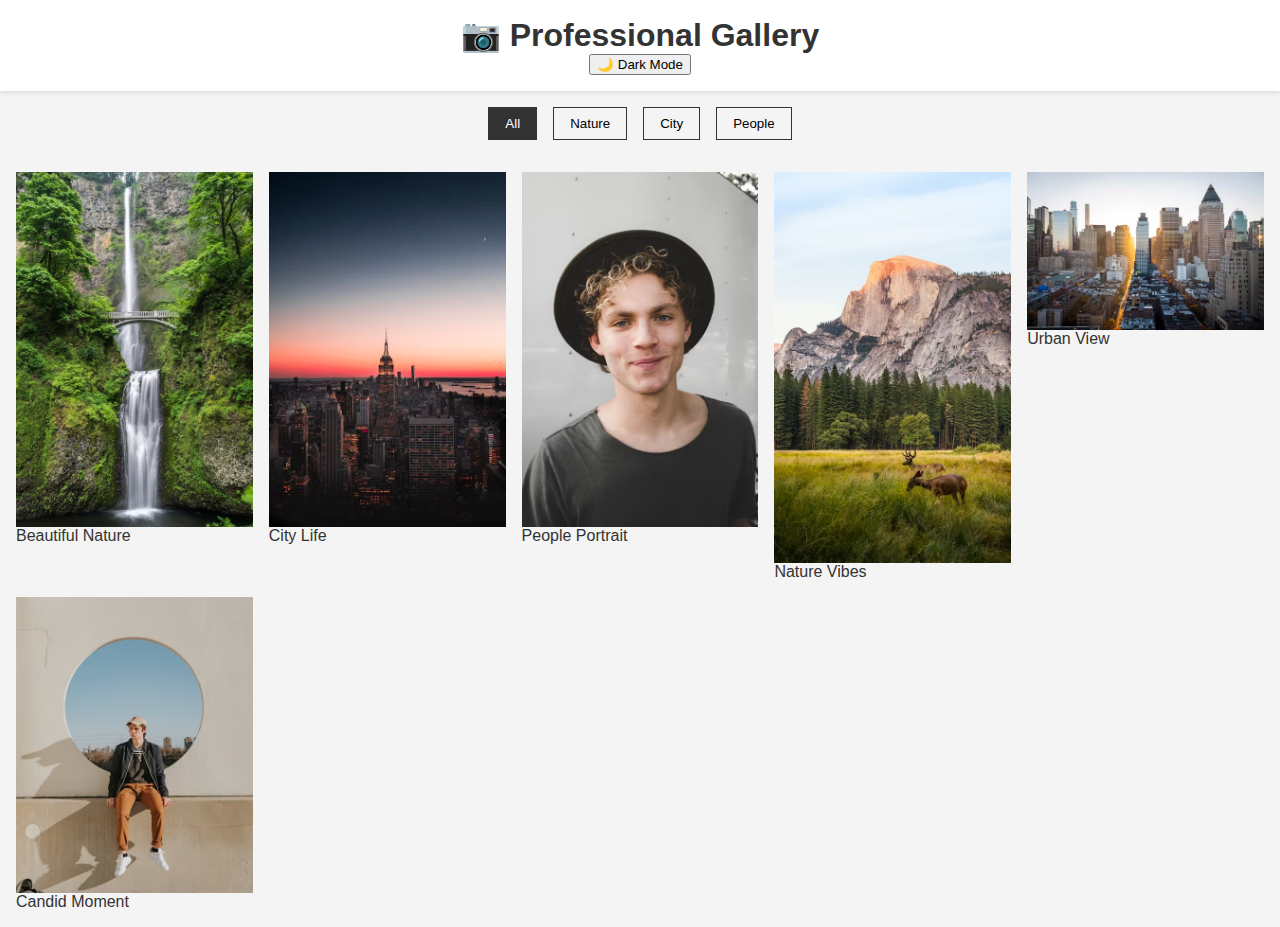
<file: Task-1/index.html>
<!DOCTYPE html>
<html lang="en">
<head>
  <meta charset="UTF-8" />
  <meta name="viewport" content="width=device-width, initial-scale=1.0"/>
  <title>Pro Image Gallery</title>
  <link rel="stylesheet" href="style.css" />
</head>
<body>

<header>
  <h1>📷 Professional Gallery</h1>
  <button id="theme-toggle">🌙 Dark Mode</button>
</header>

<section class="filters">
  <button class="active" data-filter="all">All</button>
  <button data-filter="nature">Nature</button>
  <button data-filter="city">City</button>
  <button data-filter="people">People</button>
</section>

<main>
  <figure data-category="nature">
    <img src="nature.avif" alt="Beautiful Nature">
    <figcaption>Beautiful Nature</figcaption>
  </figure>
  <figure data-category="city">
    <img src="city1.avif" alt="City Life">
    <figcaption>City Life</figcaption>
  </figure>
  <figure data-category="people">
    <img src="people1.avif" alt="People Portrait">
    <figcaption>People Portrait</figcaption>
  </figure>
  <figure data-category="nature">
    <img src="nature2.avif" alt="Nature Vibes">
    <figcaption>Nature Vibes</figcaption>
  </figure>
  <figure data-category="city">
    <img src="city2.avif" alt="Urban View">
    <figcaption>Urban View</figcaption>
  </figure>
  <figure data-category="people">
    <img src="people2.avif" alt="Candid Moment">
    <figcaption>Candid Moment</figcaption>
  </figure>
</main>

<div class="lightbox" id="lightbox">
  <img id="lightbox-img" alt="Preview" />
  <p id="lightbox-caption"></p>
  <div class="controls">
    <button id="prev">⟨ Prev</button>
    <button id="next">Next ⟩</button>
    <button id="close">✕ Close</button>
  </div>
</div>

<script src="script.js"></script>
</body>
</html>
</file>
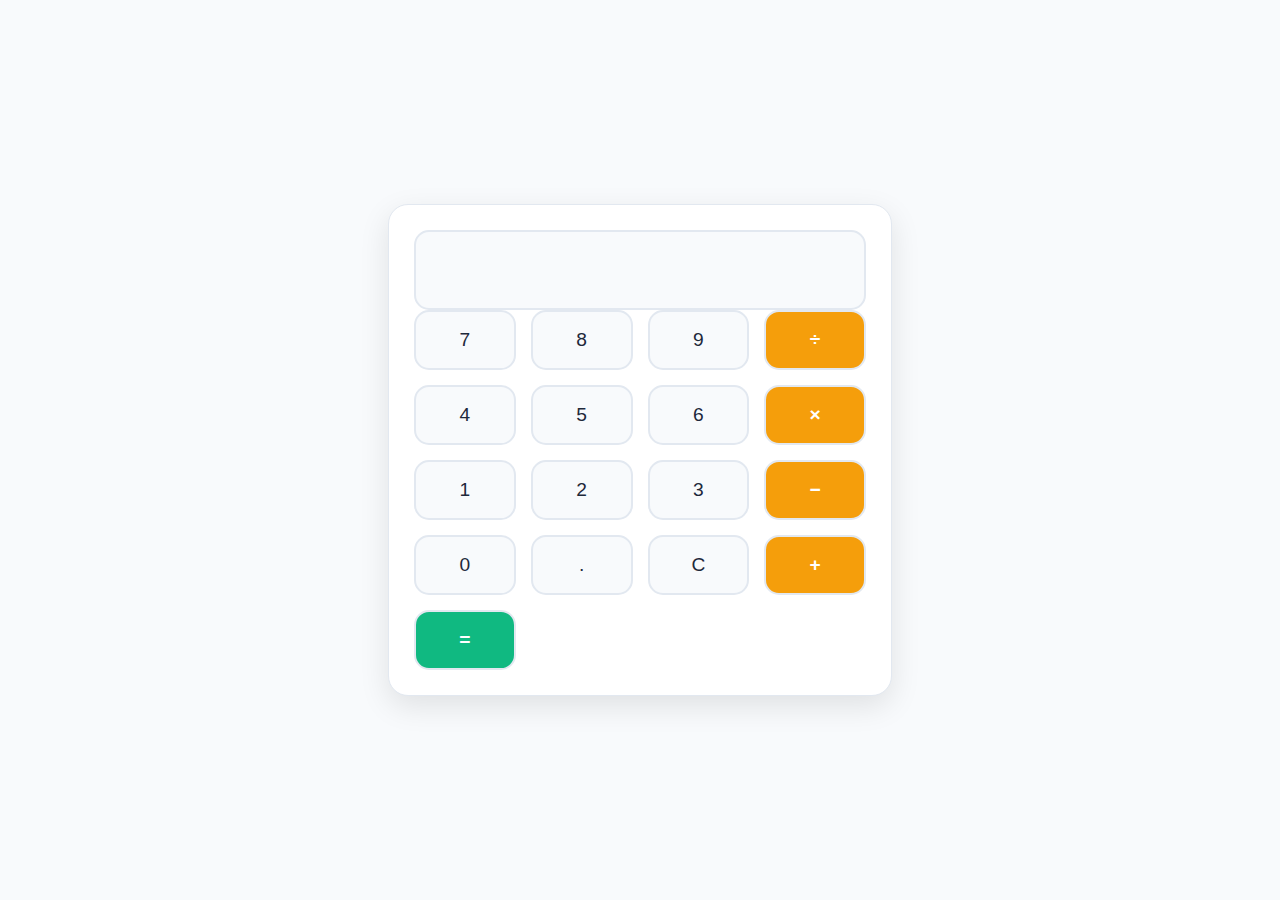
<file: Task-2/index.html>
<!DOCTYPE html>
<html lang="en">
<head>
<meta charset="UTF-8">
<meta name="viewport" content="width=device-width, initial-scale=1.0">
<title>Basic Calculator</title>
<link rel="stylesheet" href="style.css">
</head>
<body>

<div class="calculator">
  <input type="text" id="display" readonly>
  <div class="buttons">
    <button class="btn" data-value="7">7</button>
    <button class="btn" data-value="8">8</button>
    <button class="btn" data-value="9">9</button>
    <button class="btn operator" data-value="/">÷</button>

    <button class="btn" data-value="4">4</button>
    <button class="btn" data-value="5">5</button>
    <button class="btn" data-value="6">6</button>
    <button class="btn operator" data-value="*">×</button>

    <button class="btn" data-value="1">1</button>
    <button class="btn" data-value="2">2</button>
    <button class="btn" data-value="3">3</button>
    <button class="btn operator" data-value="-">−</button>

    <button class="btn" data-value="0">0</button>
    <button class="btn" data-value=".">.</button>
    <button class="btn" id="clear">C</button>
    <button class="btn operator" data-value="+">+</button>

    <button class="btn equal" id="equals">=</button>
  </div>
</div>

<script src="script.js"></script>
</body>
</html>
</file>
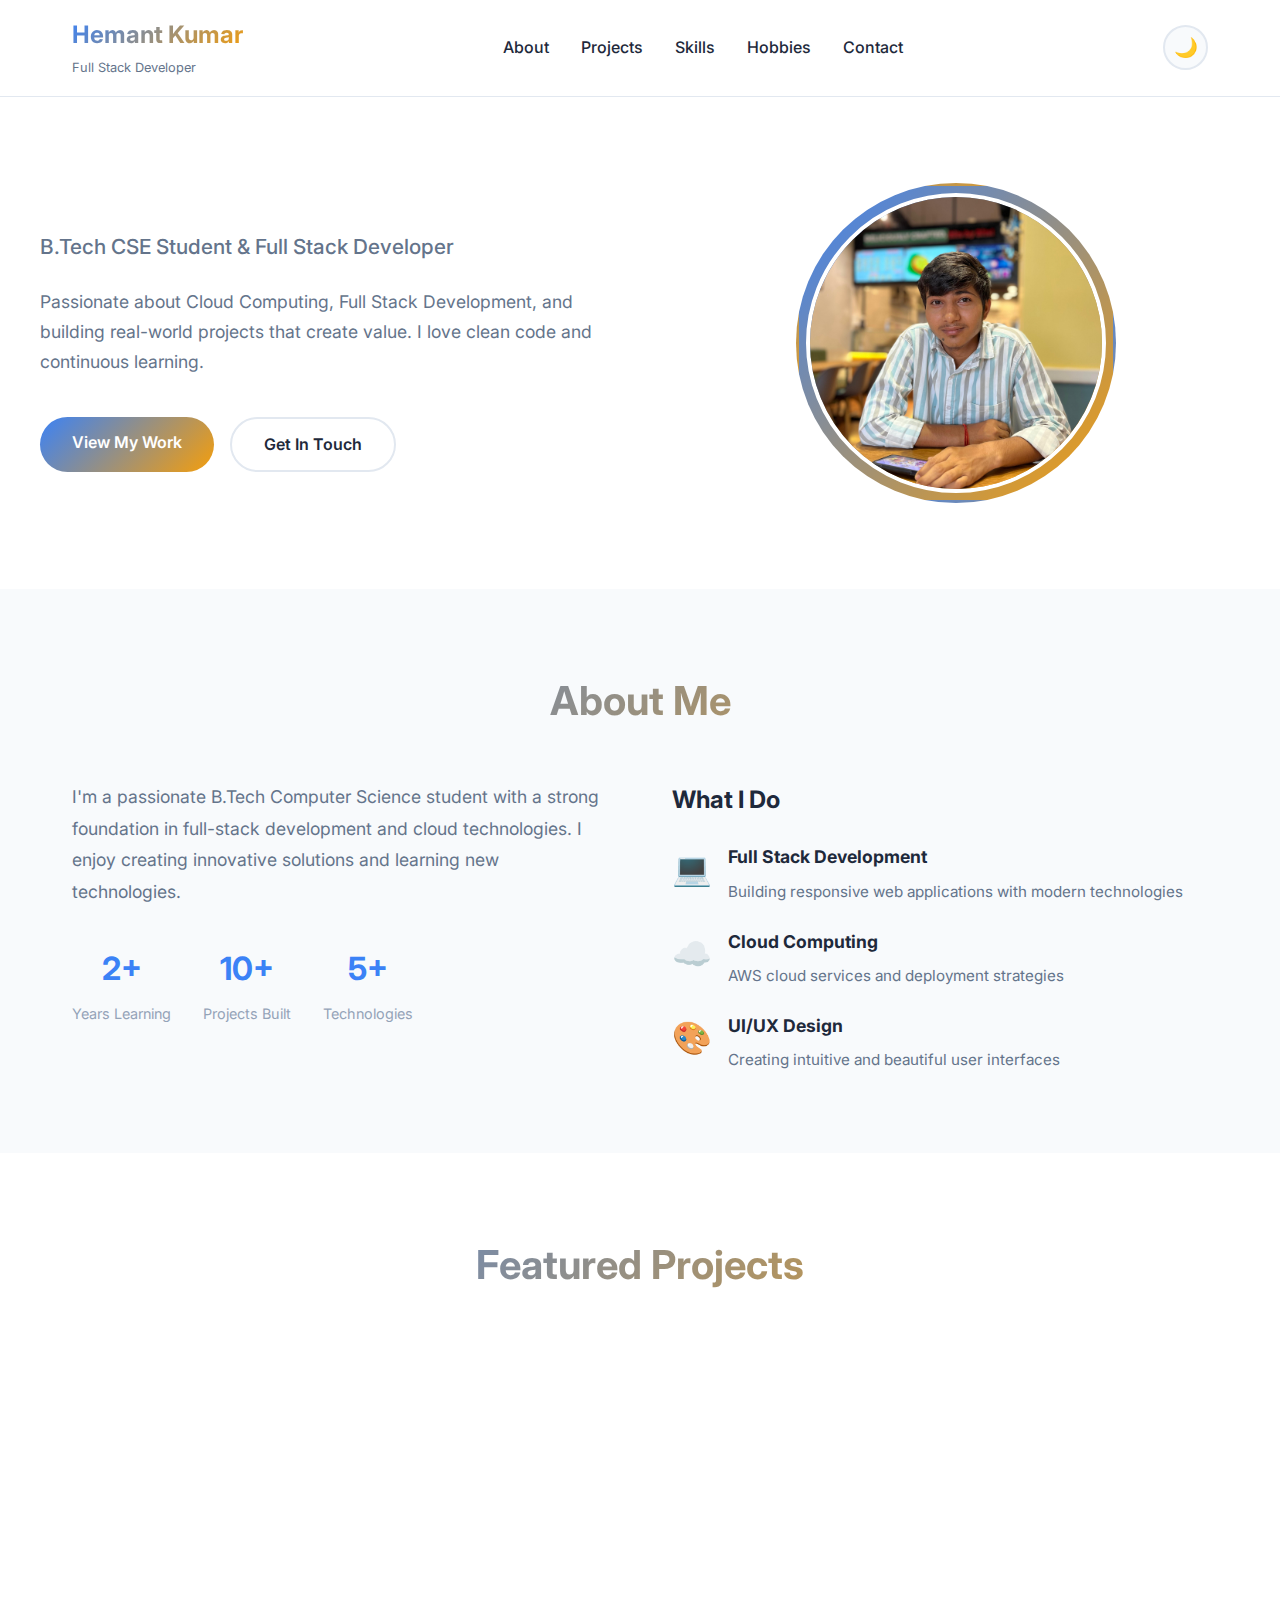
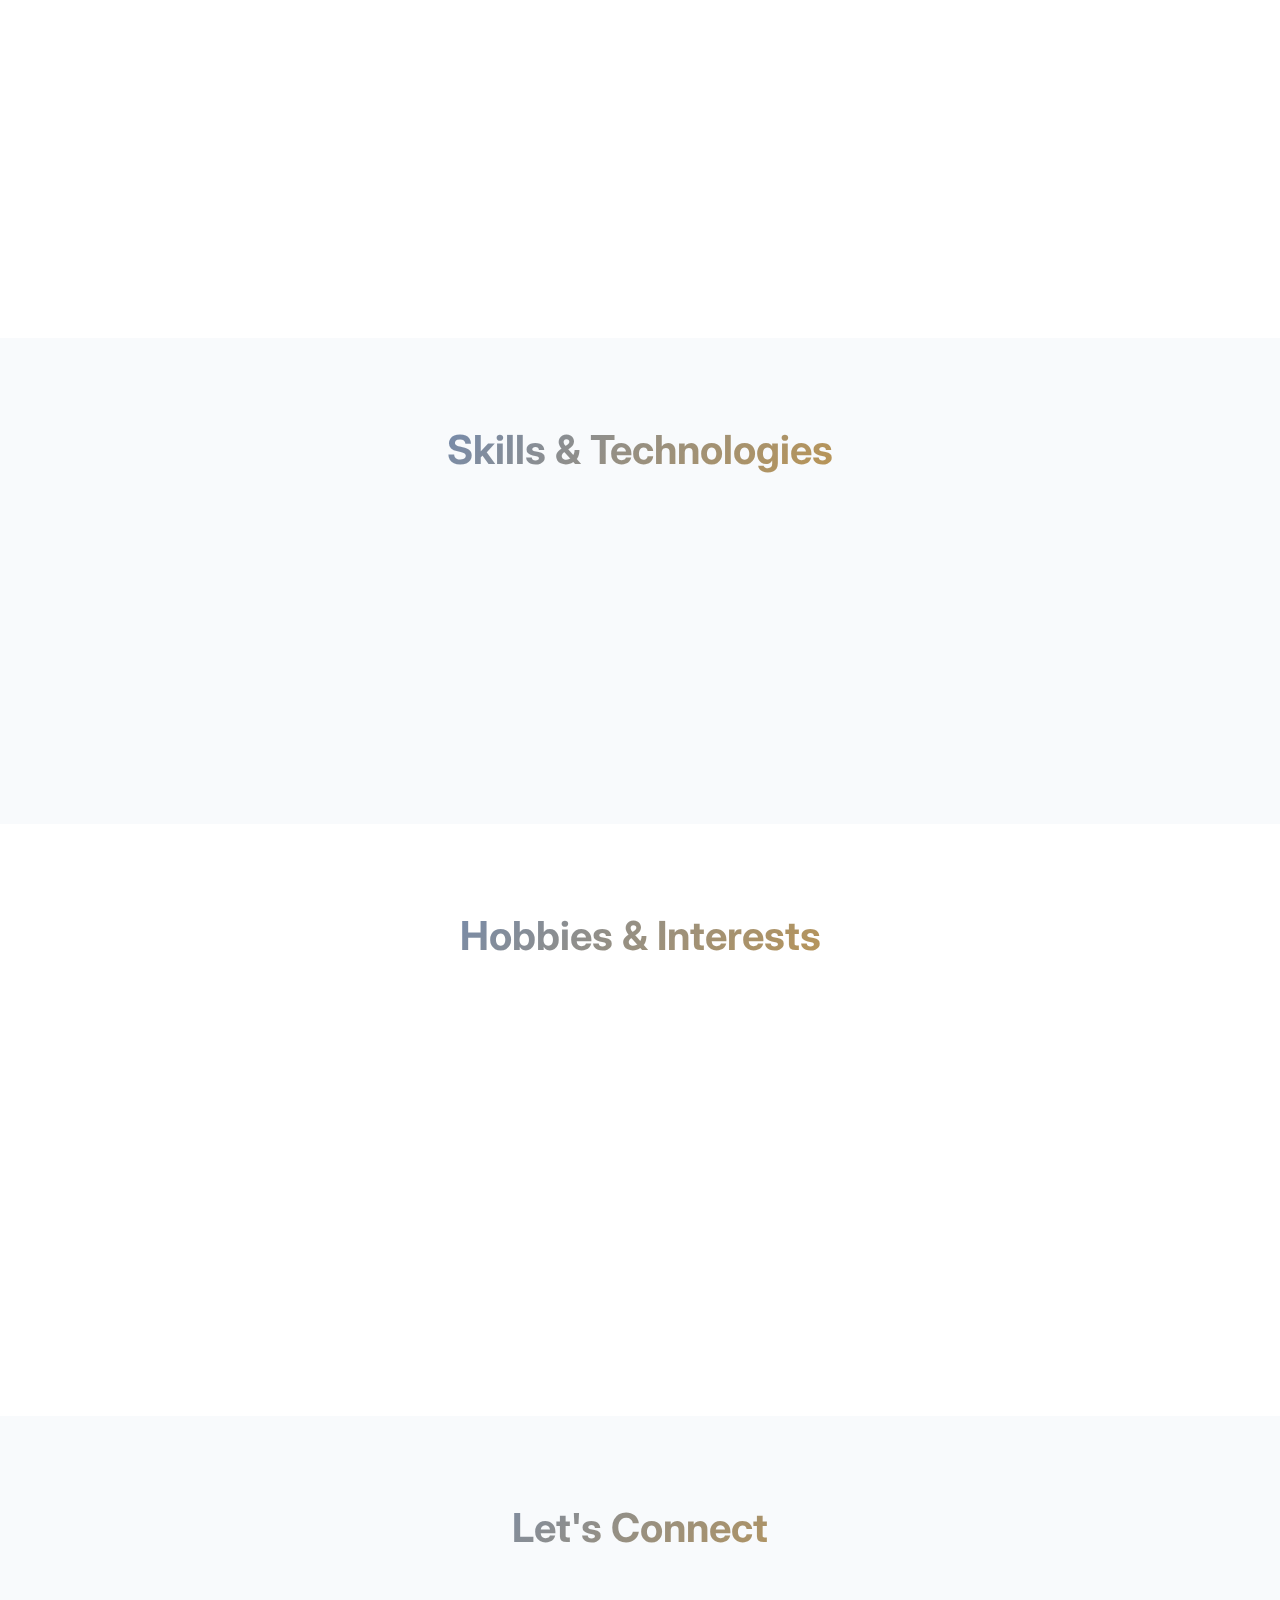
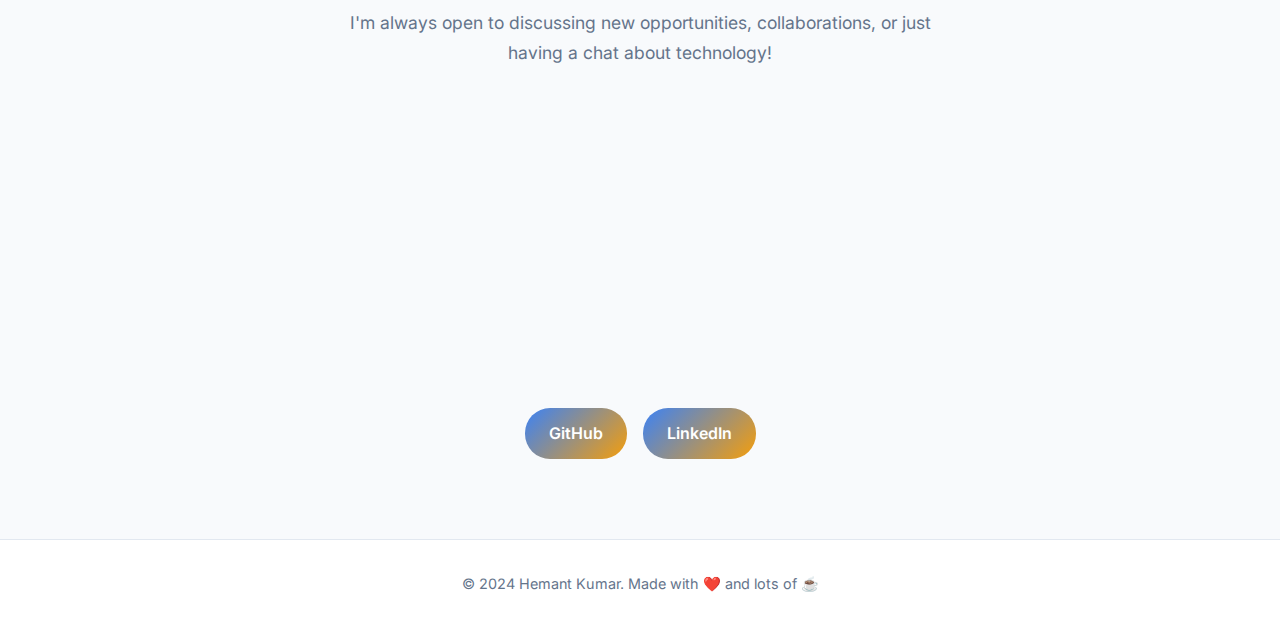
<file: Task-3/index.html>
<!DOCTYPE html>
<html lang="en">
<head>
<meta charset="UTF-8">
<meta name="viewport" content="width=device-width, initial-scale=1.0">
<title>Hemant Kumar | Full Stack Developer</title>
<link rel="preconnect" href="https://fonts.googleapis.com">
<link rel="preconnect" href="https://fonts.gstatic.com" crossorigin>
<link href="https://fonts.googleapis.com/css2?family=Inter:wght@300;400;500;600;700&display=swap" rel="stylesheet">
<link rel="stylesheet" href="style.css">
</head>
<body>

<header>
  <nav>
    <div class="logo">
      <h1>Hemant Kumar</h1>
      <span class="tagline">Full Stack Developer</span>
    </div>
    <ul class="nav-links">
      <li><a href="#about">About</a></li>
      <li><a href="#projects">Projects</a></li>
      <li><a href="#skills">Skills</a></li>
      <li><a href="#hobbies">Hobbies</a></li>
      <li><a href="#contact">Contact</a></li>
    </ul>
    <button id="theme-toggle" aria-label="Toggle theme">🌙</button>
    <button class="mobile-menu-toggle">☰</button>
  </nav>
</header>

<main>
  <section id="hero" class="hero">
    <div class="hero-content">
      <div class="hero-text">
        <h1 class="hero-title">
          <span class="wave">👋</span> Hi, I'm 
          <span class="gradient-text">Hemant Kumar</span>
        </h1>
        <p class="hero-subtitle">B.Tech CSE Student & Full Stack Developer</p>
        <p class="hero-description">
          Passionate about Cloud Computing, Full Stack Development, and building 
          real-world projects that create value. I love clean code and continuous learning.
        </p>
        <div class="hero-buttons">
          <a href="#projects" class="btn btn-primary">View My Work</a>
          <a href="#contact" class="btn btn-secondary">Get In Touch</a>
        </div>
      </div>
      <div class="hero-image">
        <div class="profile-container">
          <img src="profile.jpg" alt="Hemant Kumar" class="profile-pic">
          <div class="profile-ring"></div>
        </div>
      </div>
    </div>
  </section>

  <section id="about" class="about">
    <div class="container">
      <h2 class="section-title">About Me</h2>
      <div class="about-grid">
        <div class="about-text">
          <p>I'm a passionate B.Tech Computer Science student with a strong foundation in full-stack development and cloud technologies. I enjoy creating innovative solutions and learning new technologies.</p>
          <div class="stats">
            <div class="stat">
              <span class="stat-number">2+</span>
              <span class="stat-label">Years Learning</span>
            </div>
            <div class="stat">
              <span class="stat-number">10+</span>
              <span class="stat-label">Projects Built</span>
            </div>
            <div class="stat">
              <span class="stat-number">5+</span>
              <span class="stat-label">Technologies</span>
            </div>
          </div>
        </div>
        <div class="about-skills">
          <h3>What I Do</h3>
          <div class="skill-items">
            <div class="skill-item">
              <span class="skill-icon">💻</span>
              <div>
                <h4>Full Stack Development</h4>
                <p>Building responsive web applications with modern technologies</p>
              </div>
            </div>
            <div class="skill-item">
              <span class="skill-icon">☁️</span>
              <div>
                <h4>Cloud Computing</h4>
                <p>AWS cloud services and deployment strategies</p>
              </div>
            </div>
            <div class="skill-item">
              <span class="skill-icon">🎨</span>
              <div>
                <h4>UI/UX Design</h4>
                <p>Creating intuitive and beautiful user interfaces</p>
              </div>
            </div>
          </div>
        </div>
      </div>
    </div>
  </section>

  <section id="projects" class="projects">
    <div class="container">
      <h2 class="section-title">Featured Projects</h2>
      <div class="projects-grid">
        <div class="project-card">
          <div class="project-image">
            <div class="project-placeholder">🏥</div>
          </div>
          <div class="project-content">
            <h3>Wellbeing Hub</h3>
            <p>A comprehensive health-focused web application featuring books, workout routines, and therapy resources. Built with modern web technologies.</p>
            <div class="project-tech">
              <span>HTML</span>
              <span>CSS</span>
              <span>JavaScript</span>
            </div>
            <div class="project-links">
              <a href="https://hemant-kumarr.github.io/Wellbeing-Hub/" target="_blank" class="btn btn-small">Live Demo</a>
              <a href="#" class="btn btn-outline btn-small">Code</a>
            </div>
          </div>
        </div>
        
        <div class="project-card">
          <div class="project-image">
            <div class="project-placeholder">🎨</div>
          </div>
          <div class="project-content">
            <h3>Art Critique Platform</h3>
            <p>Minimal UI design for an AI-powered art feedback system. Clean, user-friendly interface designed in Figma with modern design principles.</p>
            <div class="project-tech">
              <span>Figma</span>
              <span>UI/UX</span>
              <span>Design</span>
            </div>
            <div class="project-links">
              <a href="https://www.figma.com/design/gWAwGiaS107hsxV8KfJLTU/Untitled?node-id=0-1&m=dev&t=qNqwG7jytjjUhshs-1" target="_blank" class="btn btn-small">View Design</a>
            </div>
          </div>
        </div>
      </div>
    </div>
  </section>

  <section id="skills" class="skills">
    <div class="container">
      <h2 class="section-title">Skills & Technologies</h2>
      <div class="skills-categories">
        <div class="skill-category">
          <h3>Frontend</h3>
          <div class="skill-tags">
            <span class="skill-tag">HTML5</span>
            <span class="skill-tag">CSS3</span>
            <span class="skill-tag">JavaScript</span>
            <span class="skill-tag">Responsive Design</span>
          </div>
        </div>
        <div class="skill-category">
          <h3>Backend & Cloud</h3>
          <div class="skill-tags">
            <span class="skill-tag">Python</span>
            <span class="skill-tag">AWS Cloud</span>
            <span class="skill-tag">Git & GitHub</span>
          </div>
        </div>
        <div class="skill-category">
          <h3>Soft Skills</h3>
          <div class="skill-tags">
            <span class="skill-tag">Teamwork</span>
            <span class="skill-tag">Communication</span>
            <span class="skill-tag">Problem Solving</span>
          </div>
        </div>
      </div>
    </div>
  </section>

  <section id="hobbies" class="hobbies">
    <div class="container">
      <h2 class="section-title">Hobbies & Interests</h2>
      <div class="hobbies-grid">
        <div class="hobby-card">
          <span class="hobby-icon">🎵</span>
          <h3>Music</h3>
          <p>Exploring different genres and creating playlists</p>
        </div>
        <div class="hobby-card">
          <span class="hobby-icon">📚</span>
          <h3>Reading</h3>
          <p>Tech blogs, programming books, and fiction</p>
        </div>
        <div class="hobby-card">
          <span class="hobby-icon">💻</span>
          <h3>Coding</h3>
          <p>Building side projects and learning new frameworks</p>
        </div>
        <div class="hobby-card">
          <span class="hobby-icon">💪</span>
          <h3>Fitness</h3>
          <p>Staying healthy with regular workouts</p>
        </div>
        <div class="hobby-card">
          <span class="hobby-icon">🔬</span>
          <h3>Tech Exploration</h3>
          <p>Discovering emerging technologies and trends</p>
        </div>
      </div>
    </div>
  </section>

  <section id="contact" class="contact">
    <div class="container">
      <h2 class="section-title">Let's Connect</h2>
      <div class="contact-content">
        <div class="contact-text">
          <p>I'm always open to discussing new opportunities, collaborations, or just having a chat about technology!</p>
        </div>
        <div class="contact-info">
          <div class="contact-item">
            <span class="contact-icon">📧</span>
            <div>
              <h4>Email</h4>
              <a href="mailto:suhemant685@gmail.com">suhemant685@gmail.com</a>
            </div>
          </div>
          <div class="contact-item">
            <span class="contact-icon">📱</span>
            <div>
              <h4>Phone</h4>
              <a href="tel:8955991325">+91 8955991325</a>
            </div>
          </div>
          <div class="social-links">
            <a href="https://github.com/Hemant-kumarr" target="_blank" class="social-link">
              <span>GitHub</span>
            </a>
            <a href="https://www.linkedin.com/in/mrhemu/" target="_blank" class="social-link">
              <span>LinkedIn</span>
            </a>
          </div>
        </div>
      </div>
    </div>
  </section>
</main>

<footer>
  <div class="container">
    <p>&copy; 2024 Hemant Kumar. Made with ❤️ and lots of ☕</p>
  </div>
</footer>

<script src="script.js"></script>
</body>
</html>
</file>
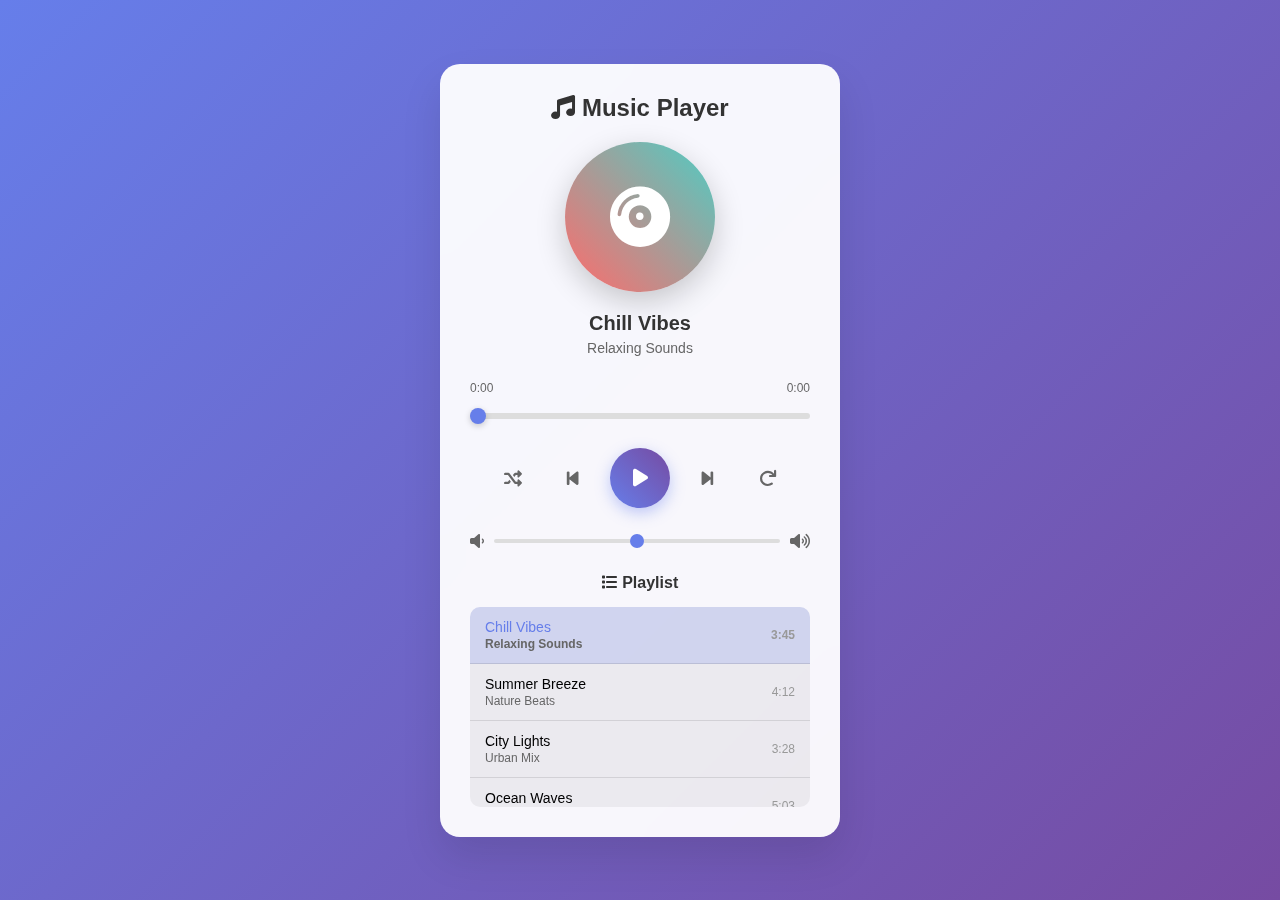
<file: Task-4/index.html>
<!DOCTYPE html>
<html lang="en">
<head>
    <meta charset="UTF-8">
    <meta name="viewport" content="width=device-width, initial-scale=1.0">
    <title>🎵 Modern Music Player</title>
    <link rel="stylesheet" href="style.css">
    <link href="https://cdnjs.cloudflare.com/ajax/libs/font-awesome/6.0.0/css/all.min.css" rel="stylesheet">
</head>
<body>
    <div class="container">
        <div class="player">
            <div class="player-header">
                <h1><i class="fas fa-music"></i> Music Player</h1>
            </div>
            
            <div class="album-art">
                <div class="album-cover" id="album-cover">
                    <i class="fas fa-compact-disc spinning"></i>
                </div>
            </div>
            
            <div class="song-info">
                <h2 id="song-title">Select a Song</h2>
                <p id="artist">Unknown Artist</p>
            </div>

            <audio id="audio"></audio>

            <div class="progress-container">
                <div class="time-info">
                    <span id="current">0:00</span>
                    <span id="total">0:00</span>
                </div>
                <div class="progress-bar">
                    <input type="range" id="progress" value="0" min="0" max="100">
                </div>
            </div>

            <div class="controls">
                <button id="shuffle" class="control-btn" title="Shuffle">
                    <i class="fas fa-random"></i>
                </button>
                <button id="prev" class="control-btn" title="Previous">
                    <i class="fas fa-step-backward"></i>
                </button>
                <button id="play" class="play-btn" title="Play">
                    <i class="fas fa-play"></i>
                </button>
                <button id="next" class="control-btn" title="Next">
                    <i class="fas fa-step-forward"></i>
                </button>
                <button id="repeat" class="control-btn" title="Repeat">
                    <i class="fas fa-redo"></i>
                </button>
            </div>

            <div class="volume-container">
                <i class="fas fa-volume-down"></i>
                <input type="range" id="volume" min="0" max="1" step="0.01" value="0.5">
                <i class="fas fa-volume-up"></i>
            </div>

            <div class="playlist">
                <h3><i class="fas fa-list"></i> Playlist</h3>
                <div class="playlist-container" id="playlist">
                    <!-- Playlist items will be generated here -->
                </div>
            </div>
        </div>
    </div>

    <script src="script.js"></script>
</body>
</html>
</file>
<file: Task-1/style.css>
:root {
    --primary-color: #333;
    --transition-speed: 0.3s;
  }
  
  body {
    font-family: Arial, sans-serif;
    margin: 0;
    background: #f4f4f4;
    color: var(--primary-color);
  }
  
  header {
    text-align: center;
    padding: 1rem;
    background: #fff;
    box-shadow: 0 2px 4px rgba(0,0,0,0.1);
  }
  
  h1 {
    margin: 0;
  }
  
  .filters {
    display: flex;
    justify-content: center;
    gap: 1rem;
    flex-wrap: wrap;
    margin: 1rem 0;
  }
  
  .filters button {
    padding: 0.5rem 1rem;
    border: 1px solid var(--primary-color);
    background: transparent;
    cursor: pointer;
    transition: background var(--transition-speed);
  }
  
  .filters button:hover,
  .filters button.active {
    background: var(--primary-color);
    color: #fff;
  }
  
  main {
    display: grid;
    grid-template-columns: repeat(auto-fit, minmax(200px, 1fr));
    gap: 1rem;
    padding: 1rem;
  }
  
  figure {
    margin: 0;
    overflow: hidden;
    position: relative;
    cursor: pointer;
  }
  
  figure img {
    width: 100%;
    height: auto;
    display: block;
    transition: transform var(--transition-speed);
  }
  
  figure:hover img {
    transform: scale(1.1);
  }
  
  .lightbox {
    position: fixed;
    top: 0; left: 0;
    width: 100%; height: 100%;
    background: rgba(0,0,0,0.8);
    display: flex;
    align-items: center;
    justify-content: center;
    display: none;
    flex-direction: column;
  }
  
  .lightbox img {
    max-width: 90%;
    max-height: 80%;
  }
  
  .lightbox .controls {
    margin-top: 1rem;
  }
  
  .lightbox button {
    padding: 0.5rem 1rem;
    margin: 0 0.5rem;
    background: #fff;
    border: none;
    cursor: pointer;
    transition: background var(--transition-speed);
  }
  
  .lightbox button:hover {
    background: #ddd;
  }
  
  @media (max-width: 600px) {
    .filters {
      flex-direction: column;
      align-items: center;
    }
  }
</file>
<file: Task-2/style.css>
:root {
  --bg-primary: #f8fafc;
  --bg-secondary: #ffffff;
  --text-primary: #1e293b;
  --text-secondary: #64748b;
  --accent: #3b82f6;
  --accent-hover: #2563eb;
  --operator: #f59e0b;
  --operator-hover: #d97706;
  --equal: #10b981;
  --equal-hover: #059669;
  --clear: #ef4444;
  --clear-hover: #dc2626;
  --shadow: rgba(0, 0, 0, 0.1);
  --border: #e2e8f0;
}

[data-theme="dark"] {
  --bg-primary: #0f172a;
  --bg-secondary: #1e293b;
  --text-primary: #f1f5f9;
  --text-secondary: #94a3b8;
  --accent: #60a5fa;
  --accent-hover: #3b82f6;
  --operator: #fbbf24;
  --operator-hover: #f59e0b;
  --equal: #34d399;
  --equal-hover: #10b981;
  --clear: #f87171;
  --clear-hover: #ef4444;
  --shadow: rgba(0, 0, 0, 0.3);
  --border: #334155;
}

* {
  margin: 0;
  padding: 0;
  box-sizing: border-box;
}

body {
  font-family: 'Poppins', sans-serif;
  background: var(--bg-primary);
  color: var(--text-primary);
  min-height: 100vh;
  display: flex;
  align-items: center;
  justify-content: center;
  transition: all 0.3s ease;
  padding: 20px;
}

.container {
  text-align: center;
  max-width: 400px;
  width: 100%;
}

header {
  display: flex;
  justify-content: space-between;
  align-items: center;
  margin-bottom: 30px;
  padding: 0 10px;
}

h1 {
  font-size: 1.8rem;
  font-weight: 600;
  color: var(--text-primary);
  margin: 0;
}

#theme-toggle {
  background: var(--bg-secondary);
  border: 2px solid var(--border);
  border-radius: 50%;
  width: 50px;
  height: 50px;
  font-size: 1.2rem;
  cursor: pointer;
  transition: all 0.3s ease;
  display: flex;
  align-items: center;
  justify-content: center;
}

#theme-toggle:hover {
  transform: scale(1.1);
  box-shadow: 0 4px 15px var(--shadow);
}

.calculator {
  background: var(--bg-secondary);
  border-radius: 20px;
  padding: 25px;
  box-shadow: 0 10px 30px var(--shadow);
  border: 1px solid var(--border);
  transition: all 0.3s ease;
}

.display-container {
  margin-bottom: 20px;
}

#display {
  width: 100%;
  height: 80px;
  background: var(--bg-primary);
  border: 2px solid var(--border);
  border-radius: 15px;
  font-size: 2rem;
  font-weight: 500;
  text-align: right;
  padding: 0 20px;
  color: var(--text-primary);
  font-family: 'Poppins', monospace;
  transition: all 0.3s ease;
}

#display:focus {
  outline: none;
  border-color: var(--accent);
  box-shadow: 0 0 0 3px rgba(59, 130, 246, 0.1);
}

.buttons {
  display: grid;
  grid-template-columns: repeat(4, 1fr);
  gap: 15px;
}

.btn {
  height: 60px;
  border: none;
  border-radius: 15px;
  font-size: 1.2rem;
  font-weight: 500;
  font-family: 'Poppins', sans-serif;
  cursor: pointer;
  transition: all 0.2s ease;
  background: var(--bg-primary);
  color: var(--text-primary);
  border: 2px solid var(--border);
  position: relative;
  overflow: hidden;
}

.btn::before {
  content: '';
  position: absolute;
  top: 50%;
  left: 50%;
  width: 0;
  height: 0;
  background: rgba(255, 255, 255, 0.2);
  border-radius: 50%;
  transform: translate(-50%, -50%);
  transition: width 0.3s, height 0.3s;
}

.btn:active::before {
  width: 100px;
  height: 100px;
}

.btn:hover {
  transform: translateY(-2px);
  box-shadow: 0 5px 15px var(--shadow);
}

.operator {
  background: var(--operator);
  color: white;
  font-weight: 600;
}

.operator:hover {
  background: var(--operator-hover);
}

.equal {
  background: var(--equal);
  color: white;
  font-weight: 600;
  grid-row: span 2;
}

.equal:hover {
  background: var(--equal-hover);
}

.clear {
  background: var(--clear);
  color: white;
  font-weight: 600;
}

.clear:hover {
  background: var(--clear-hover);
}

.zero {
  grid-column: span 2;
}

footer {
  margin-top: 30px;
  color: var(--text-secondary);
  font-size: 0.9rem;
  font-weight: 400;
}

@media (max-width: 480px) {
  .container {
    padding: 10px;
  }
  
  h1 {
    font-size: 1.5rem;
  }
  
  .calculator {
    padding: 20px;
  }
  
  #display {
    height: 70px;
    font-size: 1.8rem;
  }
  
  .btn {
    height: 55px;
    font-size: 1.1rem;
  }
  
  .buttons {
    gap: 12px;
  }
}
</file>
<file: Task-3/style.css>
:root {
  --primary: #3b82f6;
  --primary-dark: #2563eb;
  --secondary: #64748b;
  --accent: #f59e0b;
  --bg-primary: #ffffff;
  --bg-secondary: #f8fafc;
  --bg-tertiary: #f1f5f9;
  --text-primary: #1e293b;
  --text-secondary: #64748b;
  --text-muted: #94a3b8;
  --border: #e2e8f0;
  --shadow: rgba(0, 0, 0, 0.1);
  --shadow-lg: rgba(0, 0, 0, 0.15);
  --gradient: linear-gradient(135deg, var(--primary), var(--accent));
}

[data-theme="dark"] {
  --bg-primary: #0f172a;
  --bg-secondary: #1e293b;
  --bg-tertiary: #334155;
  --text-primary: #f1f5f9;
  --text-secondary: #cbd5e1;
  --text-muted: #94a3b8;
  --border: #334155;
  --shadow: rgba(0, 0, 0, 0.3);
  --shadow-lg: rgba(0, 0, 0, 0.4);
}

* {
  margin: 0;
  padding: 0;
  box-sizing: border-box;
}

html {
  scroll-behavior: smooth;
}

body {
  font-family: 'Inter', sans-serif;
  background: var(--bg-primary);
  color: var(--text-primary);
  line-height: 1.6;
  transition: all 0.3s ease;
}

.container {
  max-width: 1200px;
  margin: 0 auto;
  padding: 0 2rem;
}

/* Header */
header {
  background: var(--bg-primary);
  backdrop-filter: blur(20px);
  border-bottom: 1px solid var(--border);
  position: sticky;
  top: 0;
  z-index: 100;
  transition: all 0.3s ease;
}

nav {
  display: flex;
  justify-content: space-between;
  align-items: center;
  padding: 1rem 2rem;
  max-width: 1200px;
  margin: 0 auto;
}

.logo h1 {
  font-size: 1.5rem;
  font-weight: 700;
  background: var(--gradient);
  -webkit-background-clip: text;
  -webkit-text-fill-color: transparent;
  background-clip: text;
}

.tagline {
  font-size: 0.8rem;
  color: var(--text-secondary);
  font-weight: 400;
}

.nav-links {
  display: flex;
  list-style: none;
  gap: 2rem;
}

.nav-links a {
  text-decoration: none;
  color: var(--text-primary);
  font-weight: 500;
  transition: all 0.3s ease;
  position: relative;
}

.nav-links a::after {
  content: '';
  position: absolute;
  bottom: -5px;
  left: 0;
  width: 0;
  height: 2px;
  background: var(--gradient);
  transition: width 0.3s ease;
}

.nav-links a:hover::after {
  width: 100%;
}

#theme-toggle {
  background: var(--bg-secondary);
  border: 2px solid var(--border);
  border-radius: 50%;
  width: 45px;
  height: 45px;
  font-size: 1.2rem;
  cursor: pointer;
  transition: all 0.3s ease;
}

#theme-toggle:hover {
  transform: scale(1.1);
  box-shadow: 0 4px 15px var(--shadow);
}

.mobile-menu-toggle {
  display: none;
  background: none;
  border: none;
  font-size: 1.5rem;
  cursor: pointer;
  color: var(--text-primary);
}

/* Hero Section */
.hero {
  padding: 6rem 2rem;
  background: var(--bg-primary);
}

.hero-content {
  max-width: 1200px;
  margin: 0 auto;
  display: grid;
  grid-template-columns: 1fr 1fr;
  gap: 4rem;
  align-items: center;
}

.hero-title {
  font-size: 3.5rem;
  font-weight: 700;
  line-height: 1.2;
  margin-bottom: 1rem;
}

.wave {
  display: inline-block;
  animation: wave 2s infinite;
}

@keyframes wave {
  0%, 100% { transform: rotate(0deg); }
  25% { transform: rotate(20deg); }
  75% { transform: rotate(-10deg); }
}

.gradient-text {
  background: var(--gradient);
  -webkit-background-clip: text;
  -webkit-text-fill-color: transparent;
  background-clip: text;
}

.hero-subtitle {
  font-size: 1.3rem;
  color: var(--text-secondary);
  margin-bottom: 1.5rem;
  font-weight: 500;
}

.hero-description {
  font-size: 1.1rem;
  color: var(--text-secondary);
  margin-bottom: 2.5rem;
  line-height: 1.7;
}

.hero-buttons {
  display: flex;
  gap: 1rem;
}

.btn {
  padding: 0.8rem 2rem;
  border-radius: 50px;
  text-decoration: none;
  font-weight: 600;
  transition: all 0.3s ease;
  display: inline-block;
  text-align: center;
}

.btn-primary {
  background: var(--gradient);
  color: white;
  border: none;
}

.btn-primary:hover {
  transform: translateY(-2px);
  box-shadow: 0 10px 25px var(--shadow-lg);
}

.btn-secondary {
  background: transparent;
  color: var(--text-primary);
  border: 2px solid var(--border);
}

.btn-secondary:hover {
  background: var(--bg-secondary);
  transform: translateY(-2px);
}

.btn-small {
  padding: 0.5rem 1rem;
  font-size: 0.9rem;
}

.btn-outline {
  background: transparent;
  border: 2px solid var(--primary);
  color: var(--primary);
}

.profile-container {
  position: relative;
  width: 300px;
  height: 300px;
  margin: 0 auto;
}

.profile-pic {
  width: 100%;
  height: 100%;
  border-radius: 50%;
  object-fit: cover;
  border: 4px solid var(--bg-primary);
  position: relative;
  z-index: 2;
  animation: float 3s ease-in-out infinite;
}

@keyframes float {
  0%, 100% { transform: translateY(0px); }
  50% { transform: translateY(-10px); }
}

.profile-ring {
  position: absolute;
  top: -10px;
  left: -10px;
  right: -10px;
  bottom: -10px;
  border: 3px solid transparent;
  border-radius: 50%;
  background: var(--gradient);
  animation: rotate 10s linear infinite;
  z-index: 1;
}

@keyframes rotate {
  from { transform: rotate(0deg); }
  to { transform: rotate(360deg); }
}

/* Sections */
section {
  padding: 5rem 0;
}

.section-title {
  font-size: 2.5rem;
  font-weight: 700;
  text-align: center;
  margin-bottom: 3rem;
  background: var(--gradient);
  -webkit-background-clip: text;
  -webkit-text-fill-color: transparent;
  background-clip: text;
}

/* About Section */
.about {
  background: var(--bg-secondary);
}

.about-grid {
  display: grid;
  grid-template-columns: 1fr 1fr;
  gap: 4rem;
  align-items: start;
}

.about-text {
  font-size: 1.1rem;
  line-height: 1.8;
  color: var(--text-secondary);
}

.stats {
  display: flex;
  gap: 2rem;
  margin-top: 2rem;
}

.stat {
  text-align: center;
}

.stat-number {
  display: block;
  font-size: 2rem;
  font-weight: 700;
  color: var(--primary);
}

.stat-label {
  font-size: 0.9rem;
  color: var(--text-muted);
}

.about-skills h3 {
  font-size: 1.5rem;
  margin-bottom: 1.5rem;
  color: var(--text-primary);
}

.skill-items {
  display: flex;
  flex-direction: column;
  gap: 1.5rem;
}

.skill-item {
  display: flex;
  gap: 1rem;
  align-items: flex-start;
}

.skill-icon {
  font-size: 2rem;
  flex-shrink: 0;
}

.skill-item h4 {
  font-size: 1.1rem;
  margin-bottom: 0.5rem;
  color: var(--text-primary);
}

.skill-item p {
  color: var(--text-secondary);
  font-size: 0.95rem;
}

/* Projects Section */
.projects-grid {
  display: grid;
  grid-template-columns: repeat(auto-fit, minmax(350px, 1fr));
  gap: 2rem;
}

.project-card {
  background: var(--bg-primary);
  border-radius: 20px;
  overflow: hidden;
  box-shadow: 0 10px 30px var(--shadow);
  transition: all 0.3s ease;
  border: 1px solid var(--border);
}

.project-card:hover {
  transform: translateY(-10px);
  box-shadow: 0 20px 40px var(--shadow-lg);
}

.project-image {
  height: 200px;
  background: var(--gradient);
  display: flex;
  align-items: center;
  justify-content: center;
}

.project-placeholder {
  font-size: 4rem;
  opacity: 0.8;
}

.project-content {
  padding: 2rem;
}

.project-content h3 {
  font-size: 1.3rem;
  margin-bottom: 1rem;
  color: var(--text-primary);
}

.project-content p {
  color: var(--text-secondary);
  margin-bottom: 1.5rem;
  line-height: 1.6;
}

.project-tech {
  display: flex;
  gap: 0.5rem;
  margin-bottom: 1.5rem;
  flex-wrap: wrap;
}

.project-tech span {
  background: var(--bg-secondary);
  color: var(--text-secondary);
  padding: 0.3rem 0.8rem;
  border-radius: 20px;
  font-size: 0.8rem;
  font-weight: 500;
}

.project-links {
  display: flex;
  gap: 1rem;
}

/* Skills Section */
.skills {
  background: var(--bg-secondary);
}

.skills-categories {
  display: grid;
  grid-template-columns: repeat(auto-fit, minmax(300px, 1fr));
  gap: 2rem;
}

.skill-category {
  background: var(--bg-primary);
  padding: 2rem;
  border-radius: 20px;
  box-shadow: 0 10px 30px var(--shadow);
  border: 1px solid var(--border);
  transition: all 0.3s ease;
}

.skill-category:hover {
  transform: translateY(-5px);
}

.skill-category h3 {
  font-size: 1.3rem;
  margin-bottom: 1.5rem;
  color: var(--text-primary);
}

.skill-tags {
  display: flex;
  flex-wrap: wrap;
  gap: 0.8rem;
}

.skill-tag {
  background: var(--gradient);
  color: white;
  padding: 0.5rem 1rem;
  border-radius: 25px;
  font-size: 0.9rem;
  font-weight: 500;
  transition: all 0.3s ease;
}

.skill-tag:hover {
  transform: scale(1.05);
}

/* Hobbies Section */
.hobbies-grid {
  display: grid;
  grid-template-columns: repeat(auto-fit, minmax(200px, 1fr));
  gap: 1.5rem;
}

.hobby-card {
  background: var(--bg-primary);
  padding: 2rem;
  border-radius: 20px;
  text-align: center;
  box-shadow: 0 10px 30px var(--shadow);
  border: 1px solid var(--border);
  transition: all 0.3s ease;
}

.hobby-card:hover {
  transform: translateY(-10px);
  box-shadow: 0 20px 40px var(--shadow-lg);
}

.hobby-icon {
  font-size: 3rem;
  display: block;
  margin-bottom: 1rem;
}

.hobby-card h3 {
  font-size: 1.2rem;
  margin-bottom: 0.5rem;
  color: var(--text-primary);
}

.hobby-card p {
  color: var(--text-secondary);
  font-size: 0.9rem;
}

/* Contact Section */
.contact {
  background: var(--bg-secondary);
}

.contact-content {
  text-align: center;
  max-width: 600px;
  margin: 0 auto;
}

.contact-text {
  margin-bottom: 3rem;
}

.contact-text p {
  font-size: 1.1rem;
  color: var(--text-secondary);
  line-height: 1.7;
}

.contact-info {
  display: flex;
  flex-direction: column;
  gap: 2rem;
  align-items: center;
}

.contact-item {
  display: flex;
  align-items: center;
  gap: 1rem;
  background: var(--bg-primary);
  padding: 1.5rem 2rem;
  border-radius: 15px;
  box-shadow: 0 5px 15px var(--shadow);
  border: 1px solid var(--border);
  min-width: 300px;
}

.contact-icon {
  font-size: 1.5rem;
}

.contact-item h4 {
  font-size: 1rem;
  margin-bottom: 0.3rem;
  color: var(--text-primary);
}

.contact-item a {
  color: var(--primary);
  text-decoration: none;
  font-weight: 500;
}

.social-links {
  display: flex;
  gap: 1rem;
  margin-top: 1rem;
}

.social-link {
  background: var(--gradient);
  color: white;
  padding: 0.8rem 1.5rem;
  border-radius: 25px;
  text-decoration: none;
  font-weight: 600;
  transition: all 0.3s ease;
}

.social-link:hover {
  transform: translateY(-2px);
  box-shadow: 0 10px 25px var(--shadow-lg);
}

/* Footer */
footer {
  background: var(--bg-primary);
  border-top: 1px solid var(--border);
  padding: 2rem 0;
  text-align: center;
}

footer p {
  color: var(--text-secondary);
  font-size: 0.9rem;
}

/* Responsive Design */
@media (max-width: 768px) {
  .hero-content {
    grid-template-columns: 1fr;
    text-align: center;
    gap: 2rem;
  }
  
  .hero-title {
    font-size: 2.5rem;
  }
  
  .about-grid {
    grid-template-columns: 1fr;
    gap: 2rem;
  }
  
  .stats {
    justify-content: center;
  }
  
  .nav-links {
    display: none;
  }
  
  .mobile-menu-toggle {
    display: block;
  }
  
  .hero-buttons {
    flex-direction: column;
    align-items: center;
  }
  
  .contact-item {
    min-width: auto;
    width: 100%;
  }
  
  .social-links {
    flex-direction: column;
    align-items: center;
  }
}

@media (max-width: 480px) {
  .container {
    padding: 0 1rem;
  }
  
  nav {
    padding: 1rem;
  }
  
  .hero {
    padding: 4rem 1rem;
  }
  
  .hero-title {
    font-size: 2rem;
  }
  
  .section-title {
    font-size: 2rem;
  }
}
</file>
<file: Task-4/style.css>
* {
    margin: 0;
    padding: 0;
    box-sizing: border-box;
}

body {
    font-family: 'Segoe UI', Tahoma, Geneva, Verdana, sans-serif;
    background: linear-gradient(135deg, #667eea 0%, #764ba2 100%);
    min-height: 100vh;
    display: flex;
    align-items: center;
    justify-content: center;
    padding: 20px;
}

.container {
    width: 100%;
    max-width: 400px;
}

.player {
    background: rgba(255, 255, 255, 0.95);
    backdrop-filter: blur(10px);
    border-radius: 20px;
    padding: 30px;
    box-shadow: 0 20px 40px rgba(0, 0, 0, 0.1);
    text-align: center;
    transition: transform 0.3s ease;
}

.player:hover {
    transform: translateY(-5px);
}

.player-header h1 {
    color: #333;
    margin-bottom: 20px;
    font-size: 24px;
    font-weight: 600;
}

.album-art {
    margin: 20px 0;
}

.album-cover {
    width: 150px;
    height: 150px;
    background: linear-gradient(45deg, #ff6b6b, #4ecdc4);
    border-radius: 50%;
    margin: 0 auto;
    display: flex;
    align-items: center;
    justify-content: center;
    box-shadow: 0 10px 30px rgba(0, 0, 0, 0.2);
    transition: transform 0.3s ease;
}

.album-cover i {
    font-size: 60px;
    color: white;
}

.spinning {
    animation: spin 3s linear infinite;
}

@keyframes spin {
    from { transform: rotate(0deg); }
    to { transform: rotate(360deg); }
}

.song-info {
    margin: 20px 0;
}

.song-info h2 {
    color: #333;
    font-size: 20px;
    margin-bottom: 5px;
    font-weight: 600;
}

.song-info p {
    color: #666;
    font-size: 14px;
}

.progress-container {
    margin: 25px 0;
}

.time-info {
    display: flex;
    justify-content: space-between;
    margin-bottom: 10px;
    font-size: 12px;
    color: #666;
}

.progress-bar {
    position: relative;
}

#progress {
    width: 100%;
    height: 6px;
    border-radius: 3px;
    background: #ddd;
    outline: none;
    cursor: pointer;
    -webkit-appearance: none;
}

#progress::-webkit-slider-thumb {
    -webkit-appearance: none;
    width: 16px;
    height: 16px;
    border-radius: 50%;
    background: #667eea;
    cursor: pointer;
    box-shadow: 0 2px 6px rgba(0, 0, 0, 0.2);
}

#progress::-moz-range-thumb {
    width: 16px;
    height: 16px;
    border-radius: 50%;
    background: #667eea;
    cursor: pointer;
    border: none;
}

.controls {
    display: flex;
    justify-content: center;
    align-items: center;
    gap: 15px;
    margin: 25px 0;
}

.control-btn {
    background: none;
    border: none;
    font-size: 18px;
    color: #666;
    cursor: pointer;
    padding: 10px;
    border-radius: 50%;
    transition: all 0.3s ease;
    width: 45px;
    height: 45px;
    display: flex;
    align-items: center;
    justify-content: center;
}

.control-btn:hover {
    background: #f0f0f0;
    color: #333;
    transform: scale(1.1);
}

.control-btn.active {
    color: #667eea;
    background: rgba(102, 126, 234, 0.1);
}

.play-btn {
    background: linear-gradient(45deg, #667eea, #764ba2);
    border: none;
    color: white;
    font-size: 20px;
    cursor: pointer;
    padding: 15px;
    border-radius: 50%;
    transition: all 0.3s ease;
    width: 60px;
    height: 60px;
    display: flex;
    align-items: center;
    justify-content: center;
    box-shadow: 0 5px 15px rgba(102, 126, 234, 0.4);
}

.play-btn:hover {
    transform: scale(1.05);
    box-shadow: 0 8px 25px rgba(102, 126, 234, 0.6);
}

.volume-container {
    display: flex;
    align-items: center;
    gap: 10px;
    margin: 20px 0;
    color: #666;
}

#volume {
    flex: 1;
    height: 4px;
    border-radius: 2px;
    background: #ddd;
    outline: none;
    cursor: pointer;
    -webkit-appearance: none;
}

#volume::-webkit-slider-thumb {
    -webkit-appearance: none;
    width: 14px;
    height: 14px;
    border-radius: 50%;
    background: #667eea;
    cursor: pointer;
}

.playlist {
    margin-top: 25px;
    text-align: left;
}

.playlist h3 {
    color: #333;
    font-size: 16px;
    margin-bottom: 15px;
    text-align: center;
}

.playlist-container {
    max-height: 200px;
    overflow-y: auto;
    border-radius: 10px;
    background: rgba(0, 0, 0, 0.05);
}

.playlist-item {
    padding: 12px 15px;
    cursor: pointer;
    transition: all 0.3s ease;
    border-bottom: 1px solid rgba(0, 0, 0, 0.1);
    display: flex;
    align-items: center;
    gap: 10px;
}

.playlist-item:hover {
    background: rgba(102, 126, 234, 0.1);
}

.playlist-item.active {
    background: rgba(102, 126, 234, 0.2);
    color: #667eea;
    font-weight: 600;
}

.playlist-item .song-details {
    flex: 1;
}

.playlist-item .song-title {
    font-size: 14px;
    font-weight: 500;
    margin-bottom: 2px;
}

.playlist-item .song-artist {
    font-size: 12px;
    color: #666;
}

.playlist-item .song-duration {
    font-size: 12px;
    color: #999;
}

@media (max-width: 480px) {
    .player {
        padding: 20px;
    }
    
    .album-cover {
        width: 120px;
        height: 120px;
    }
    
    .album-cover i {
        font-size: 45px;
    }
    
    .controls {
        gap: 10px;
    }
    
    .control-btn {
        width: 40px;
        height: 40px;
        font-size: 16px;
    }
    
    .play-btn {
        width: 55px;
        height: 55px;
        font-size: 18px;
    }
}
</file>
